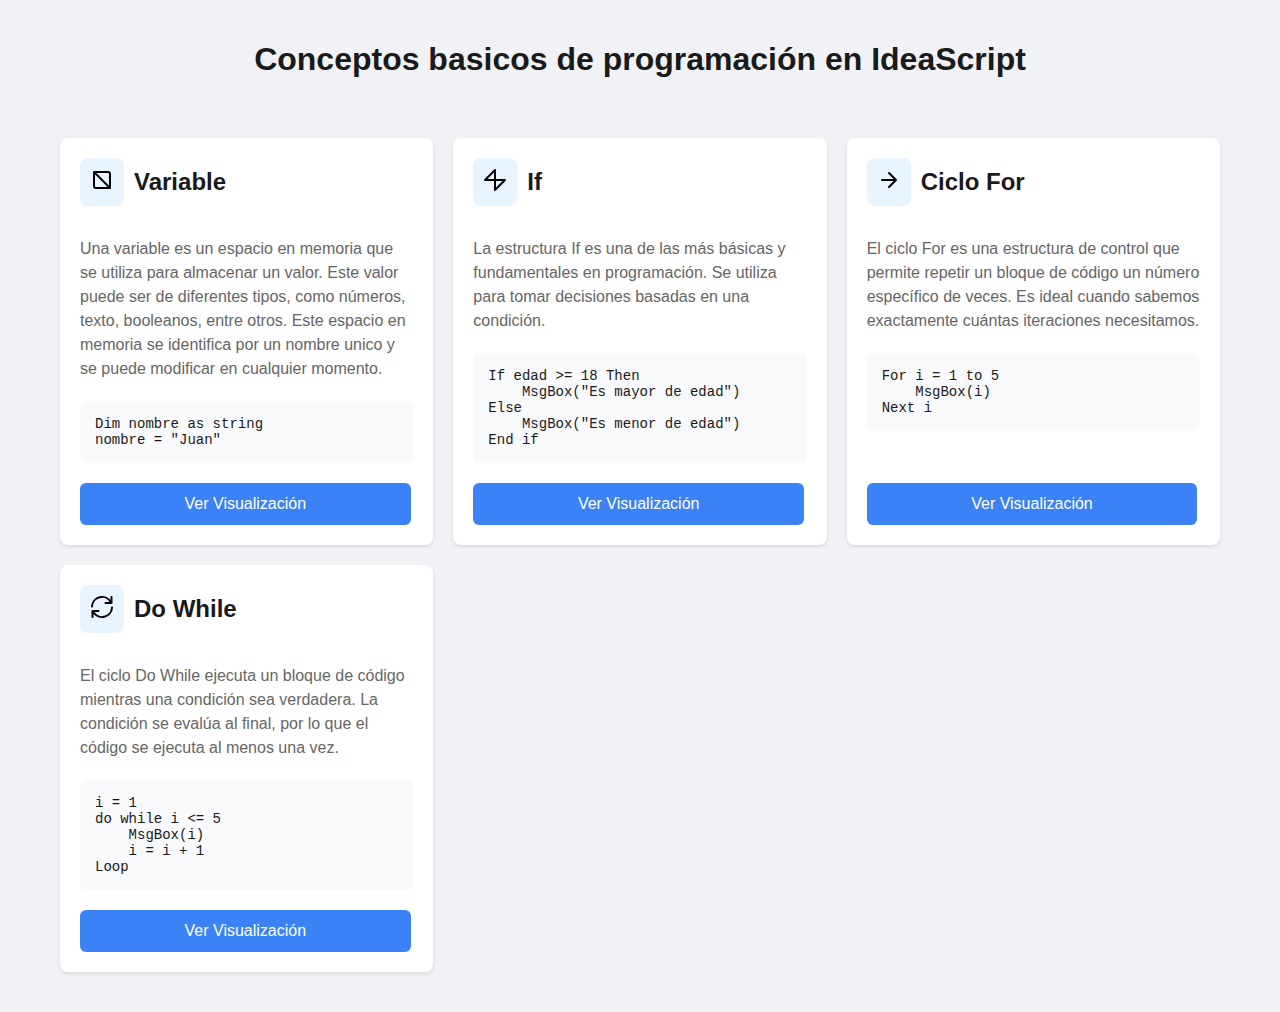
<file: index.html>
<!DOCTYPE html>
<html lang="es">
<head>
    <meta charset="UTF-8">
    <title>Curso IdeaScript</title>
    <style>
        body {
            font-family: Arial, sans-serif;
            margin: 0;
            padding: 20px;
            background-color: #f0f2f5;
        }

        .container {
            max-width: 1200px;
            margin: 0 auto;
        }

        h1 {
            text-align: center;
            color: #1a1a1a;
            margin-bottom: 40px;
        }

        .grid {
            display: grid;
            grid-template-columns: repeat(auto-fit, minmax(300px, 1fr));
            gap: 20px;
            padding: 20px;
        }

        .card {
            background: white;
            border-radius: 8px;
            box-shadow: 0 2px 4px rgba(0,0,0,0.1);
            padding: 20px;
            transition: transform 0.2s ease;
            display: flex; 
            flex-direction: column; 
        }

        .card:hover {
            transform: translateY(-5px);
        }

        .card-header {
            display: flex;
            align-items: center;
            gap: 10px;
            margin-bottom: 15px;
        }

        .card-icon {
            background-color: #e8f4ff;
            padding: 10px;
            border-radius: 8px;
        }

        .card-title {
            font-size: 1.5rem;
            color: #1a1a1a;
            margin: 0;
        }

        .card-description {
            color: #666;
            margin-bottom: 20px;
            line-height: 1.5;
        }

        .code-block {
            background-color: #f8f9fa;
            padding: 15px;
            border-radius: 6px;
            margin-bottom: 20px;
            overflow-x: auto;
        }

        pre {
            margin: 0;
            font-family: monospace;
            white-space: pre-wrap;
            font-size: 14px;
            color: #1a1a1a;
        }

        .button {
            display: block;
            width: 92%;
            padding: 12px;
            background-color: #3b82f6;
            color: white;
            text-align: center;
            border-radius: 6px;
            text-decoration: none;
            transition: background-color 0.2s;
            border: none;
            cursor: pointer;
            font-size: 16px;
            margin-top: auto;
        }

        .button:hover {
            background-color: #2563eb;
        }

    </style>
</head>
<body>
    <div class="container">
        <h1>Conceptos basicos de programación en IdeaScript</h1>
        
        <div class="grid">
            <!-- Variable -->
            <div class="card">
                <div class="card-header">
                    <div class="card-icon">
                        <svg width="24" height="24" viewBox="0 0 24 24" fill="none" stroke="currentColor" stroke-width="2" stroke-linecap="round" stroke-linejoin="round">
                            <rect x="4" y="4" width="16" height="16" rx="2" />
                            <path d="M4 4l16 16" />
                        </svg>
                    </div>
                    <h2 class="card-title">Variable</h2>
                </div>
                <p class="card-description">
                    Una variable es un espacio en memoria que se utiliza para almacenar un valor. Este valor puede ser de diferentes tipos, como números, texto, booleanos, entre otros. Este espacio en memoria se identifica por un nombre unico y se puede modificar en cualquier momento.
                </p>
                <div class="code-block">
                    <pre>Dim nombre as string
nombre = "Juan"</pre>
                </div>
                <a href="Variable/Var.html" class="button">Ver Visualización</a>
            </div>
            <!-- If -->
            <div class="card">
                <div class="card-header">
                    <div class="card-icon">
                        <svg width="24" height="24" viewBox="0 0 24 24" fill="none" stroke="currentColor" stroke-width="2" stroke-linecap="round" stroke-linejoin="round">
                            <path d="M2 12h20M12 2v20M2 12l10-10M22 12l-10 10"/>
                        </svg>
                    </div>
                    <h2 class="card-title">If</h2>
                </div>
                <p class="card-description">
                    La estructura If es una de las más básicas y fundamentales en programación. Se utiliza para tomar decisiones basadas en una condición.
                </p>
                <div class="code-block">
                    <pre>If edad >= 18 Then
    MsgBox("Es mayor de edad")
Else
    MsgBox("Es menor de edad")
End if</pre>
                </div>
                <a href="If/If.html" class="button">Ver Visualización</a>
            </div>
            <!-- Ciclo For -->
            <div class="card">
                <div class="card-header">
                    <div class="card-icon">
                        <svg width="24" height="24" viewBox="0 0 24 24" fill="none" stroke="currentColor" stroke-width="2" stroke-linecap="round" stroke-linejoin="round">
                            <path d="M5 12h14M12 5l7 7-7 7"/>
                        </svg>
                    </div>
                    <h2 class="card-title">Ciclo For</h2>
                </div>
                <p class="card-description">
                    El ciclo For es una estructura de control que permite repetir un bloque de código un número específico de veces. 
                    Es ideal cuando sabemos exactamente cuántas iteraciones necesitamos.
                </p>
                <div class="code-block">
                    <pre>For i = 1 to 5
    MsgBox(i)
Next i</pre>
                </div>
                <a href="For/For.html" class="button">Ver Visualización</a>
            </div>

            <!-- Do While -->
            <div class="card">
                <div class="card-header">
                    <div class="card-icon">
                        <svg width="24" height="24" viewBox="0 0 24 24" fill="none" stroke="currentColor" stroke-width="2" stroke-linecap="round" stroke-linejoin="round">
                            <path d="M21.5 2v6h-6M2.5 22v-6h6M2 11.5a10 10 0 0 1 18.8-4.3M22 12.5a10 10 0 0 1-18.8 4.3"/>
                        </svg>
                    </div>
                    <h2 class="card-title">Do While</h2>
                </div>
                <p class="card-description">
                    El ciclo Do While ejecuta un bloque de código mientras una condición sea verdadera. 
                    La condición se evalúa al final, por lo que el código se ejecuta al menos una vez.
                </p>
                <div class="code-block">
                    <pre>i = 1
do while i <= 5
    MsgBox(i)
    i = i + 1
Loop</pre>
                </div>
                <a href="While/While.html" class="button">Ver Visualización</a>
            </div>

            
        </div>
    </div>
</body>
</html>
</file>
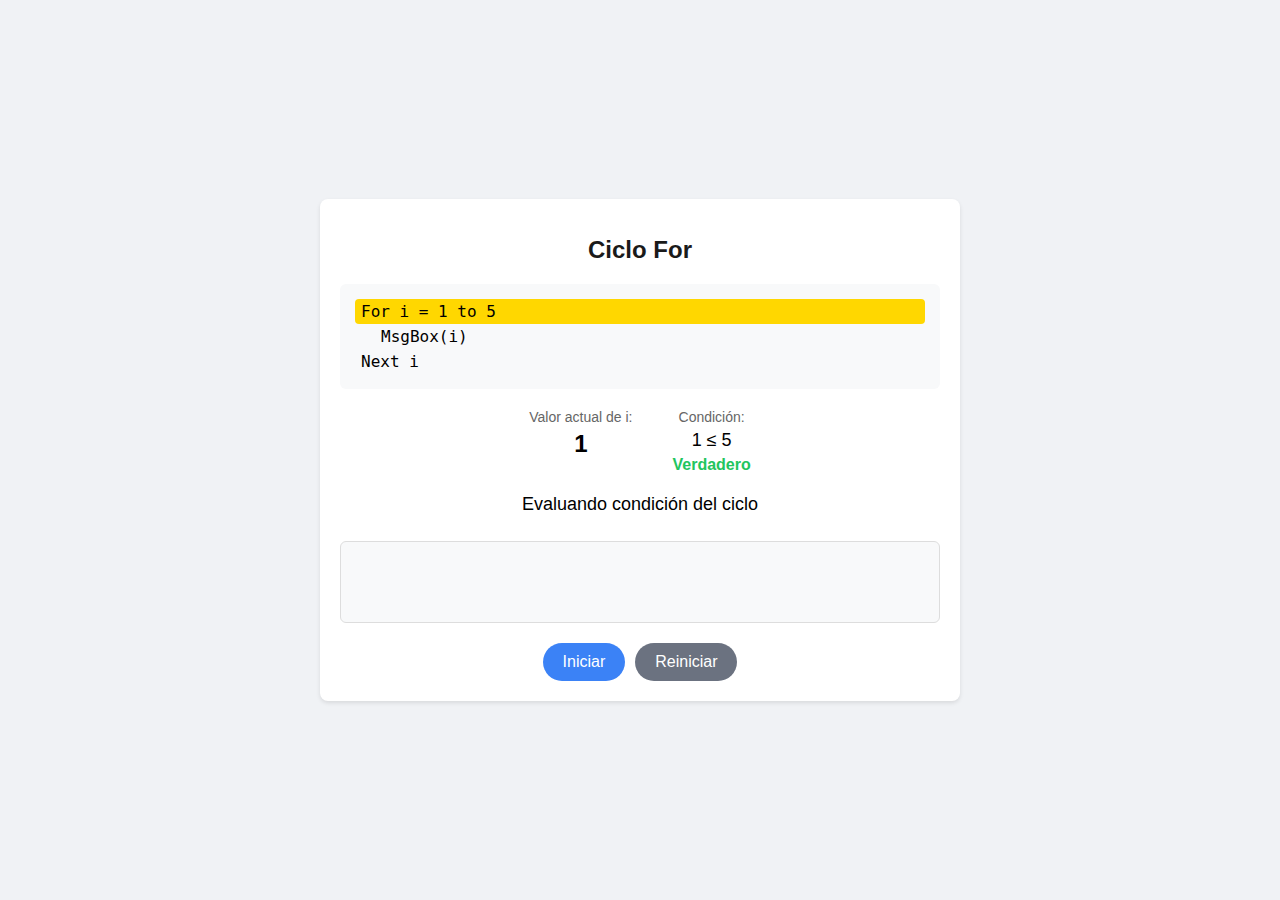
<file: For/For.html>
<!DOCTYPE html>
<html lang="es">
<head>
    <meta charset="UTF-8">
    <title>Ciclo For</title>
    <link rel="stylesheet" href="../style.css">
</head>
<body>
    <div class="card">
        <h1 class="title">Ciclo For</h1>
        
        <div class="code-container">
            <div class="code-line" id="forLine">For i = 1 to 5</div>
            <div class="code-line indent" id="msgLine">    MsgBox(i)</div>
            <div class="code-line" id="nextLine">Next i</div>
        </div>

        <div class="status-container">
            <div class="status-box">
                <div class="status-label">Valor actual de i:</div>
                <div class="status-value" id="counterValue">1</div>
            </div>
            <div class="status-box">
                <div class="status-label">Condición:</div>
                <div class="condition"><span id="conditionText">1 ≤ 5</span></div>
                <div class="condition-result true" id="conditionResult">Verdadero</div>
            </div>
        </div>

        <div class="phase" id="currentPhase"></div>

        <div class="output-box" id="outputBox">
            <!-- Los mensajes aparecerán aquí -->
        </div>

        <div class="controls">
            <button id="playBtn">Iniciar</button>
            <button id="resetBtn">Reiniciar</button>
        </div>
    </div>

    <script>
        const forLine = document.getElementById('forLine');
        const msgLine = document.getElementById('msgLine');
        const nextLine = document.getElementById('nextLine');
        const counterValue = document.getElementById('counterValue');
        const conditionText = document.getElementById('conditionText');
        const conditionResult = document.getElementById('conditionResult');
        const currentPhase = document.getElementById('currentPhase');
        const playBtn = document.getElementById('playBtn');
        const resetBtn = document.getElementById('resetBtn');
        const outputBox = document.getElementById('outputBox');

        let counter = 1;  // En IdeaScript empezamos en 1
        let currentStep = 0;
        let isPlaying = false;
        let interval;
        const maxValue = 5;

        function updateUI() {
            // Limpiar resaltado anterior
            forLine.classList.remove('active');
            msgLine.classList.remove('active');
            nextLine.classList.remove('active');

            // Actualizar contador y condición
            counterValue.textContent = counter;
            conditionText.textContent = `${counter} ≤ ${maxValue}`;
            
            const isConditionTrue = counter <= maxValue;
            conditionResult.textContent = isConditionTrue ? 'Verdadero' : 'Falso';
            conditionResult.className = `condition-result ${isConditionTrue ? 'true' : 'false'}`;

            // Actualizar fase actual
            const phase = currentStep % 3;
            switch(phase) {
                case 0:
                    currentPhase.textContent = 'Evaluando condición del ciclo';
                    forLine.classList.add('active');
                    break;
                case 1:
                    currentPhase.textContent = 'Mostrando mensaje';
                    msgLine.classList.add('active');
                    if (counter <= maxValue) {
                        const msgDiv = document.createElement('div');
                        msgDiv.className = 'output-line active';
                        msgDiv.textContent = `Mensaje: ${counter}`;
                        outputBox.appendChild(msgDiv);
                        outputBox.scrollTop = outputBox.scrollHeight;
                    }
                    break;
                case 2:
                    currentPhase.textContent = 'Incrementando el contador';
                    nextLine.classList.add('active');
                    break;
            }

            // Actualizar botón de play
            playBtn.textContent = isPlaying ? 'Pausar' : 'Iniciar';
        }

        function nextStep() {
            if (counter > maxValue) {
                stopAnimation();
                return;
            }

            if (currentStep % 3 === 2) {
                counter++;
            }
            currentStep++;
            updateUI();
        }

        function startAnimation() {
            isPlaying = true;
            interval = setInterval(() => {
                if (counter > maxValue) {
                    stopAnimation();
                    return;
                }
                nextStep();
            }, 3000);
            updateUI();
        }

        function stopAnimation() {
            isPlaying = false;
            clearInterval(interval);
            updateUI();
        }

        function resetAnimation() {
            stopAnimation();
            counter = 1;  // En IdeaScript empezamos en 1
            currentStep = 0;
            outputBox.innerHTML = '';
            updateUI();
        }

        playBtn.addEventListener('click', () => {
            if (isPlaying) {
                stopAnimation();
            } else {
                startAnimation();
            }
        });

        resetBtn.addEventListener('click', resetAnimation);

        // Inicializar UI
        updateUI();
    </script>
</body>
</html>
</file>
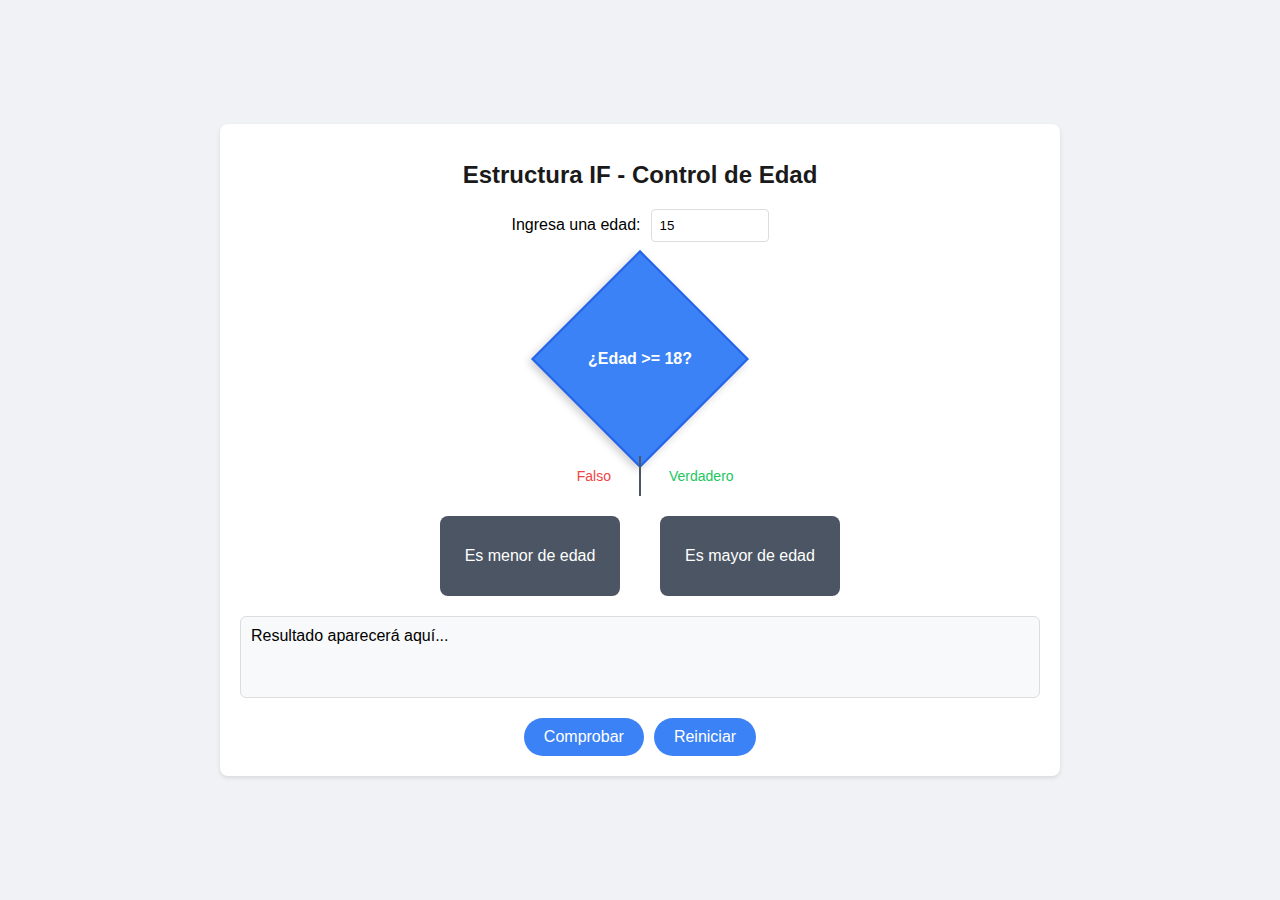
<file: If/If.html>
<!DOCTYPE html>
<html lang="es">

<head>
    <meta charset="UTF-8">
    <title>Estructura IF</title>
    <style>
        body {
            font-family: Arial, sans-serif;
            display: flex;
            justify-content: center;
            align-items: center;
            min-height: 100vh;
            margin: 0;
            background-color: #f0f2f5;
        }

        .card {
            background: white;
            border-radius: 8px;
            box-shadow: 0 2px 4px rgba(0, 0, 0, 0.1);
            padding: 20px;
            max-width: 800px;
            width: 90%;
        }

        .title {
            text-align: center;
            font-size: 24px;
            margin-bottom: 20px;
            color: #1a1a1a;
        }

        .flowchart {
            display: flex;
            flex-direction: column;
            align-items: center;
            margin: 20px 0;
            position: relative;
        }

        .diamond {
            width: 150px;
            /* Ajustar el tamaño del rombo */
            height: 150px;
            background: #3b82f6;
            position: relative;
            margin: 20px 0;
            color: white;
            display: flex;
            align-items: center;
            justify-content: center;
            text-align: center;
            transform: rotate(45deg);
            transition: background-color 0.3s, box-shadow 0.3s;
            border: 2px solid #2563eb;
            /* Bordes más definidos */
            box-shadow: 0 4px 8px rgba(0, 0, 0, 0.2);
            /* Sombra para darle profundidad */
        }

        .diamond.active {
            background-color: #ffd700;
            border-color: #eab308;
            /* Cambia el color del borde al activarse */
            color: black;
            box-shadow: 0 6px 12px rgba(0, 0, 0, 0.3);
            /* Mayor sombra al activarse */
        }

        .diamond-text {
            transform: rotate(-45deg);
            /* Corrige la inclinación del texto */
            font-weight: bold;
            font-size: 16px;
            /* Tamaño de fuente ajustado */
            padding: 10px;
            text-align: center;
        }

        .result-row {
            display: flex;
            justify-content: space-between;
            width: 100%;
            max-width: 400px;
            margin-top: 20px;
        }

        .box {
            width: 180px;
            height: 80px;
            background: #4b5563;
            color: white;
            display: flex;
            align-items: center;
            justify-content: center;
            text-align: center;
            border-radius: 8px;
            transition: background-color 0.3s;
        }

        .box.active {
            background-color: #ffd700;
            color: black;
        }

        .path {
            position: relative;
            width: 2px;
            height: 40px;
            background: #4b5563;
        }

        .path-label {
            position: absolute;
            top: 50%;
            transform: translateY(-50%);
            padding: 5px 10px;
            background: white;
            border-radius: 4px;
            font-size: 14px;
        }

        .path-label.true {
            left: 20px;
            color: #22c55e;
        }

        .path-label.false {
            right: 20px;
            color: #ef4444;
        }

        .controls {
            display: flex;
            justify-content: center;
            gap: 10px;
            margin-top: 20px;
        }

        .input-container {
            display: flex;
            justify-content: center;
            align-items: center;
            gap: 10px;
            margin: 20px 0;
        }

        input[type="number"] {
            padding: 8px;
            border: 1px solid #ddd;
            border-radius: 4px;
            width: 100px;
        }

        button {
            padding: 10px 20px;
            border: none;
            border-radius: 20px;
            cursor: pointer;
            background-color: #3b82f6;
            color: white;
            font-size: 16px;
            transition: background-color 0.3s;
        }

        button:hover {
            background-color: #2563eb;
        }

        .output-box {
            background-color: #f8f9fa;
            border: 1px solid #ddd;
            border-radius: 6px;
            padding: 10px;
            margin: 20px 0;
            min-height: 60px;
        }
    </style>
</head>

<body>
    <div class="card">
        <h1 class="title">Estructura IF - Control de Edad</h1>

        <div class="input-container">
            <label for="ageInput">Ingresa una edad:</label>
            <input type="number" id="ageInput" min="0" max="120" value="15">
        </div>

        <div class="flowchart">
            <div class="diamond" id="condition">
                <div class="diamond-text">¿Edad >= 18?</div>
            </div>
            <div class="path">
                <span class="path-label false">Falso</span>
                <span class="path-label true">Verdadero</span>
            </div>
            <div class="result-row">
                <div class="box" id="falseBlock">Es menor de edad</div>
                <div class="box" id="trueBlock">Es mayor de edad</div>
            </div>
        </div>

        <div class="output-box" id="outputBox">
            Resultado aparecerá aquí...
        </div>

        <div class="controls">
            <button id="checkBtn">Comprobar</button>
            <button id="resetBtn">Reiniciar</button>
        </div>
    </div>

    <script>
        const condition = document.getElementById('condition');
        const trueBlock = document.getElementById('trueBlock');
        const falseBlock = document.getElementById('falseBlock');
        const outputBox = document.getElementById('outputBox');
        const checkBtn = document.getElementById('checkBtn');
        const resetBtn = document.getElementById('resetBtn');
        const ageInput = document.getElementById('ageInput');

        function sleep(ms) {
            return new Promise(resolve => setTimeout(resolve, ms));
        }

        async function checkAge() {
            // Reset styles
            condition.classList.remove('active');
            trueBlock.classList.remove('active');
            falseBlock.classList.remove('active');

            const age = parseInt(ageInput.value);

            // Highlight condition
            condition.classList.add('active');
            await sleep(2000);

            if (age >= 18) {
                trueBlock.classList.add('active');
                outputBox.textContent = `La edad es ${age} años. La persona ES mayor de edad.`;
                outputBox.style.color = '#22c55e';
            } else {
                falseBlock.classList.add('active');
                outputBox.textContent = `La edad es ${age} años. La persona NO es mayor de edad.`;
                outputBox.style.color = '#ef4444';
            }
        }

        function reset() {
            condition.classList.remove('active');
            trueBlock.classList.remove('active');
            falseBlock.classList.remove('active');
            outputBox.textContent = 'Resultado aparecerá aquí...';
            outputBox.style.color = 'black';
            ageInput.value = '15';
        }

        checkBtn.addEventListener('click', checkAge);
        resetBtn.addEventListener('click', reset);
    </script>
</body>

</html>
</file>
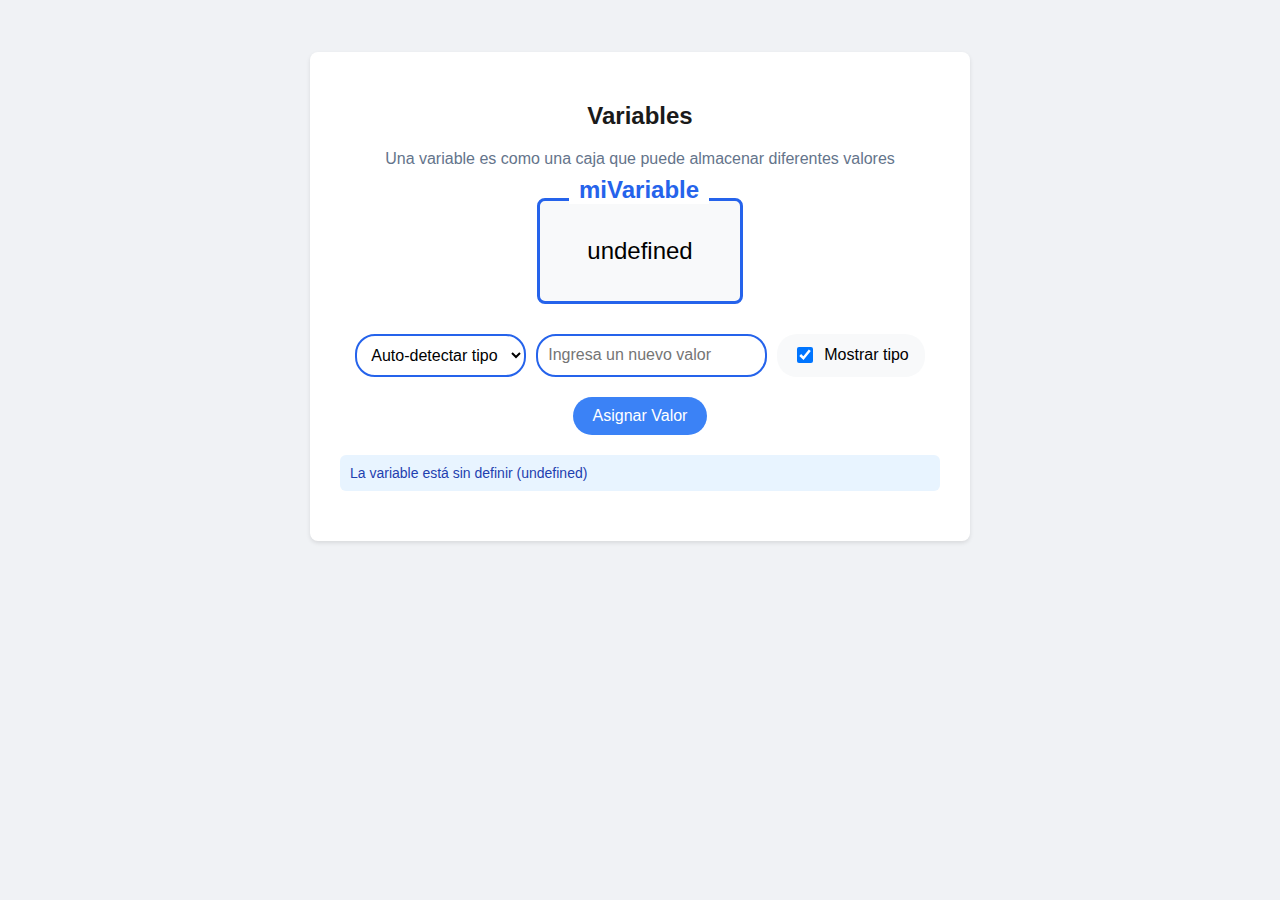
<file: Variable/Var.html>
<!DOCTYPE html>
<html>

<head>
    <link rel="stylesheet" href="style.css">
</head>

<body>
    <div class="container">
        <h2>Variables</h2>
        <p class="intro">Una variable es como una caja que puede almacenar diferentes valores</p>

        <div class="variable-box">
            <span class="variable-name">miVariable</span>
            <span id="value">undefined</span>
            <span class="type-indicator" id="typeIndicator"></span>
        </div>

        <div class="control-section">
            <select id="dataType">
                <option value="auto">Auto-detectar tipo</option>
                <option value="number">Número</option>
                <option value="string">Texto</option>
                <option value="boolean">Booleano</option>
            </select>

            <input type="text" id="newValue" placeholder="Ingresa un nuevo valor">

            <div class="checkbox-wrapper">
                <input type="checkbox" id="showType" checked>
                <label for="showType">Mostrar tipo</label>
            </div>
        </div>


        <div class="button-container">
            <button onclick="updateVariable()">Asignar Valor</button>
        </div>

        <p id="explanation">La variable está sin definir (undefined)</p>
    </div>

    <script>
        function getType(value, forcedType) {
            if (forcedType !== 'auto') return forcedType;

            if (value.toLowerCase() === 'true' || value.toLowerCase() === 'false') {
                return 'boolean';
            }
            if (!isNaN(value) && value !== '') {
                return 'number';
            }
            return 'string';
        }

        function formatValue(value, type) {
            if (type === 'boolean') {
                return value.toLowerCase() === 'true' ? 'true' : 'false';
            }
            if (type === 'number') {
                return Number(value);
            }
            return value;
        }

        function updateVariable() {
            const box = document.querySelector('.variable-box');
            const value = document.getElementById('newValue').value;
            const valueDisplay = document.getElementById('value');
            const explanation = document.getElementById('explanation');
            const typeIndicator = document.getElementById('typeIndicator');
            const showType = document.getElementById('showType').checked;
            const forcedType = document.getElementById('dataType').value;

            box.classList.remove('animation');
            void box.offsetWidth;
            box.classList.add('animation');

            if (!value) {
                valueDisplay.textContent = 'undefined';
                typeIndicator.textContent = showType ? 'undefined' : '';
                explanation.textContent = 'La variable está sin definir (undefined)';
                return;
            }

            const type = getType(value, forcedType);
            const formattedValue = formatValue(value, type);

            valueDisplay.textContent = type === 'string' ? `"${formattedValue}"` : formattedValue;
            typeIndicator.textContent = showType ? type : '';

            let explanationText = 'La variable contiene ';
            switch (type) {
                case 'number':
                    explanationText += `el número ${formattedValue}`;
                    break;
                case 'boolean':
                    explanationText += `el valor booleano ${formattedValue}`;
                    break;
                case 'string':
                    explanationText += `el texto "${formattedValue}"`;
                    break;
            }
            explanation.textContent = explanationText;

            document.getElementById('newValue').value = '';
        }

        document.getElementById('newValue').addEventListener('keypress', function (e) {
            if (e.key === 'Enter') {
                updateVariable();
            }
        });
    </script>
</body>

</html>
</file>
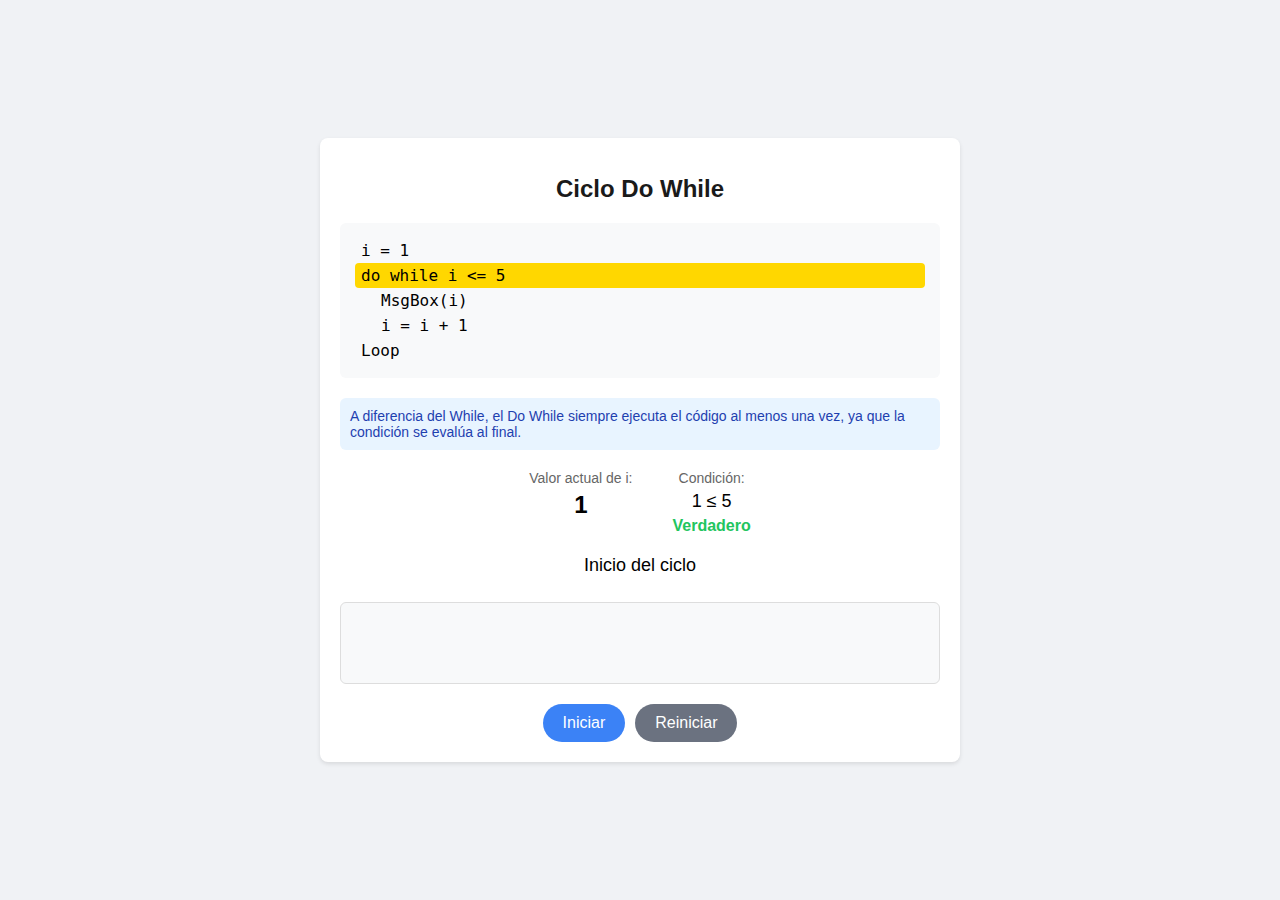
<file: While/While.html>
<!DOCTYPE html>
<html lang="es">
<head>
    <meta charset="UTF-8">
    <title>Ciclo Do While</title>
    <link rel="stylesheet" href="../style.css">
</head>
<body>
    <div class="card">
        <h1 class="title">Ciclo Do While</h1>
        
        <div class="code-container">
            <div class="code-line" id="initLine">i = 1</div>
            <div class="code-line" id="doLine">do while i <= 5</div>
            <div class="code-line indent" id="msgLine">    MsgBox(i)</div>
            <div class="code-line indent" id="incrementLine">    i = i + 1</div>
            <div class="code-line" id="loopLine">Loop</div>
        </div>

        <div class="info-box">
            A diferencia del While, el Do While siempre ejecuta el código al menos una vez, ya que la condición se evalúa al final.
        </div>

        <div class="status-container">
            <div class="status-box">
                <div class="status-label">Valor actual de i:</div>
                <div class="status-value" id="counterValue">1</div>
            </div>
            <div class="status-box">
                <div class="status-label">Condición:</div>
                <div class="condition"><span id="conditionText">1 ≤ 5</span></div>
                <div class="condition-result true" id="conditionResult">Verdadero</div>
            </div>
        </div>

        <div class="phase" id="currentPhase"></div>

        <div class="output-box" id="outputBox">
            <!-- Los mensajes aparecerán aquí -->
        </div>

        <div class="controls">
            <button id="playBtn">Iniciar</button>
            <button id="resetBtn">Reiniciar</button>
        </div>
    </div>

    <script>
        const initLine = document.getElementById('initLine');
        const doLine = document.getElementById('doLine');
        const msgLine = document.getElementById('msgLine');
        const incrementLine = document.getElementById('incrementLine');
        const loopLine = document.getElementById('loopLine');
        const counterValue = document.getElementById('counterValue');
        const conditionText = document.getElementById('conditionText');
        const conditionResult = document.getElementById('conditionResult');
        const currentPhase = document.getElementById('currentPhase');
        const playBtn = document.getElementById('playBtn');
        const resetBtn = document.getElementById('resetBtn');
        const outputBox = document.getElementById('outputBox');

        let counter = 1;
        let currentStep = 0;
        let isPlaying = false;
        let interval;
        const maxValue = 5;

        function updateUI() {
            // Limpiar resaltado anterior
            const allLines = [initLine, doLine, msgLine, incrementLine, loopLine];
            allLines.forEach(line => line.classList.remove('active'));

            // Actualizar contador y condición
            counterValue.textContent = counter;
            conditionText.textContent = `${counter} ≤ ${maxValue}`;
            
            const isConditionTrue = counter <= maxValue;
            conditionResult.textContent = isConditionTrue ? 'Verdadero' : 'Falso';
            conditionResult.className = `condition-result ${isConditionTrue ? 'true' : 'false'}`;

            // Actualizar fase actual
            const phase = currentStep % 4;
            switch(phase) {
                case 0:
                    currentPhase.textContent = 'Inicio del ciclo';
                    doLine.classList.add('active');
                    break;
                case 1:
                    currentPhase.textContent = 'Mostrando mensaje';
                    msgLine.classList.add('active');
                    const msgDiv = document.createElement('div');
                    msgDiv.className = 'output-line active';
                    msgDiv.textContent = `Mensaje: ${counter}`;
                    outputBox.appendChild(msgDiv);
                    outputBox.scrollTop = outputBox.scrollHeight;
                    break;
                case 2:
                    currentPhase.textContent = 'Incrementando el contador';
                    incrementLine.classList.add('active');
                    break;
                case 3:
                    currentPhase.textContent = 'Evaluando condición para continuar';
                    loopLine.classList.add('active');
                    break;
            }

            // Actualizar botón de play
            playBtn.textContent = isPlaying ? 'Pausar' : 'Iniciar';
        }

        function nextStep() {
            const phase = currentStep % 4;
            
            if (phase === 2) {
                counter++;
            }
            
            if (phase === 3 && counter > maxValue) {
                stopAnimation();
                return;
            }
            
            currentStep++;
            updateUI();
        }

        function startAnimation() {
            isPlaying = true;
            interval = setInterval(() => {
                if (counter > maxValue && currentStep % 4 === 3) {
                    stopAnimation();
                    return;
                }
                nextStep();
            }, 3000);
            updateUI();
        }

        function stopAnimation() {
            isPlaying = false;
            clearInterval(interval);
            updateUI();
        }

        function resetAnimation() {
            stopAnimation();
            counter = 1;
            currentStep = 0;
            outputBox.innerHTML = '';
            updateUI();
        }

        playBtn.addEventListener('click', () => {
            if (isPlaying) {
                stopAnimation();
            } else {
                startAnimation();
            }
        });

        resetBtn.addEventListener('click', resetAnimation);

        // Inicializar UI
        updateUI();
    </script>
</body>
</html>
</file>
<file: style.css>
body {
    font-family: Arial, sans-serif;
    display: flex;
    justify-content: center;
    align-items: center;
    min-height: 100vh;
    margin: 0;
    background-color: #f0f2f5;
}

.card {
    background: white;
    border-radius: 8px;
    box-shadow: 0 2px 4px rgba(0,0,0,0.1);
    padding: 20px;
    max-width: 600px;
    width: 90%;
}

.title {
    text-align: center;
    font-size: 24px;
    margin-bottom: 20px;
    color: #1a1a1a;
}

.code-container {
    background-color: #f8f9fa;
    padding: 15px;
    border-radius: 6px;
    font-family: monospace;
    margin-bottom: 20px;
    font-size: 16px;
}

.code-line {
    padding: 3px 6px;
    border-radius: 4px;
    transition: background-color 0.3s;
}

.code-line.active {
    background-color: #ffd700;
}

.indent {
    margin-left: 20px;
}

.status-container {
    display: flex;
    justify-content: center;
    gap: 40px;
    margin: 20px 0;
}

.status-box {
    text-align: center;
}

.status-label {
    font-size: 14px;
    color: #666;
}

.status-value {
    font-size: 24px;
    font-weight: bold;
    margin: 5px 0;
}

.condition {
    font-size: 18px;
    margin: 5px 0;
}

.condition-result {
    font-weight: bold;
}

.condition-result.true {
    color: #22c55e;
}

.condition-result.false {
    color: #ef4444;
}

.phase {
    text-align: center;
    font-size: 18px;
    margin: 20px 0;
    min-height: 27px;
}

.controls {
    display: flex;
    justify-content: center;
    gap: 10px;
}

button {
    padding: 10px 20px;
    border: none;
    border-radius: 20px;
    cursor: pointer;
    background-color: #3b82f6;
    color: white;
    font-size: 16px;
    transition: background-color 0.3s;
}

button:hover {
    background-color: #2563eb;
}

button:disabled {
    background-color: #93c5fd;
    cursor: not-allowed;
}

#resetBtn {
    background-color: #6b7280;
}

#resetBtn:hover {
    background-color: #4b5563;
}

.output-box {
    background-color: #f8f9fa;
    border: 1px solid #ddd;
    border-radius: 6px;
    padding: 10px;
    margin: 20px 0;
    min-height: 60px;
    max-height: 120px;
    overflow-y: auto;
}

.output-line {
    margin: 5px 0;
    padding: 3px 6px;
    border-radius: 4px;
}

.output-line.active {
    background-color: #e2e8f0;
}

.info-box {
    background-color: #e8f4ff;
    border-radius: 6px;
    padding: 10px;
    margin: 20px 0;
    font-size: 14px;
    color: #1e40af;
}
</file>
<file: Variable/style.css>
body {
    font-family: Arial, sans-serif;
    display: flex;
    justify-content: center;
    align-items: center;
    margin: 2rem;
    background-color: #f0f2f5;
    padding: 20px;
}

.container {
    background: white;
    border-radius: 8px;
    box-shadow: 0 2px 4px rgba(0, 0, 0, 0.1);
    padding: 30px;
    max-width: 600px;
    width: 90%;
}

.intro{
    text-align: center;
    color: #64748b;
}

h2 {
    text-align: center;
    font-size: 24px;
    margin-bottom: 20px;
    color: #1a1a1a;
}

.variable-box {
    width: 200px;
    height: 100px;
    border: 3px solid #2563eb;
    margin: 30px auto;
    position: relative;
    display: flex;
    align-items: center;
    justify-content: center;
    font-size: 24px;
    border-radius: 8px;
    transition: all 0.3s ease;
    background-color: #f8f9fa;
}

.variable-name {
    position: absolute;
    top: -25px;
    left: 29px;
    background: #fff;
    padding: 0 10px;
    color: #2563eb;
    font-weight: bold;
}

.type-indicator {
    position: absolute;
    bottom: -25px;
    right: 10px;
    background: #fff;
    padding: 0 10px;
    color: #64748b;
    font-size: 14px;
    font-style: italic;
}

.input-section {
    margin: 20px 0;
}

.control-section {
    display: flex;
    gap: 10px;
    justify-content: center;
    margin-bottom: 20px;
    flex-wrap: wrap;
}

.button-container {
    display: flex;
    justify-content: center;
    margin-top: 20px;
}


input {
    padding: 10px;
    font-size: 16px;
    border: 2px solid #2563eb;
    border-radius: 20px;
    outline: none;
    transition: border-color 0.3s;
}

input:focus {
    border-color: #1d4ed8;
}

select {
    padding: 10px;
    font-size: 16px;
    border: 2px solid #2563eb;
    border-radius: 20px;
    background: white;
    outline: none;
    cursor: pointer;
}

button {
    padding: 10px 20px;
    border: none;
    border-radius: 20px;
    cursor: pointer;
    background-color: #3b82f6;
    color: white;
    font-size: 16px;
    transition: background-color 0.3s;
}

button:hover {
    background-color: #2563eb;
}

.animation {
    animation: highlight 1s ease;
}

@keyframes highlight {
    0% {
        background-color: #93c5fd;
    }

    100% {
        background-color: #f8f9fa;
    }
}

.checkbox-wrapper {
    display: flex;
    align-items: center;
    gap: 8px;
    background-color: #f8f9fa;
    padding: 8px 16px;
    border-radius: 20px;
}

#showType {
    width: 16px;
    height: 16px;
    cursor: pointer;
}

#explanation {
    background-color: #e8f4ff;
    border-radius: 6px;
    padding: 10px;
    margin: 20px 0;
    font-size: 14px;
    color: #1e40af;
}
</file>
